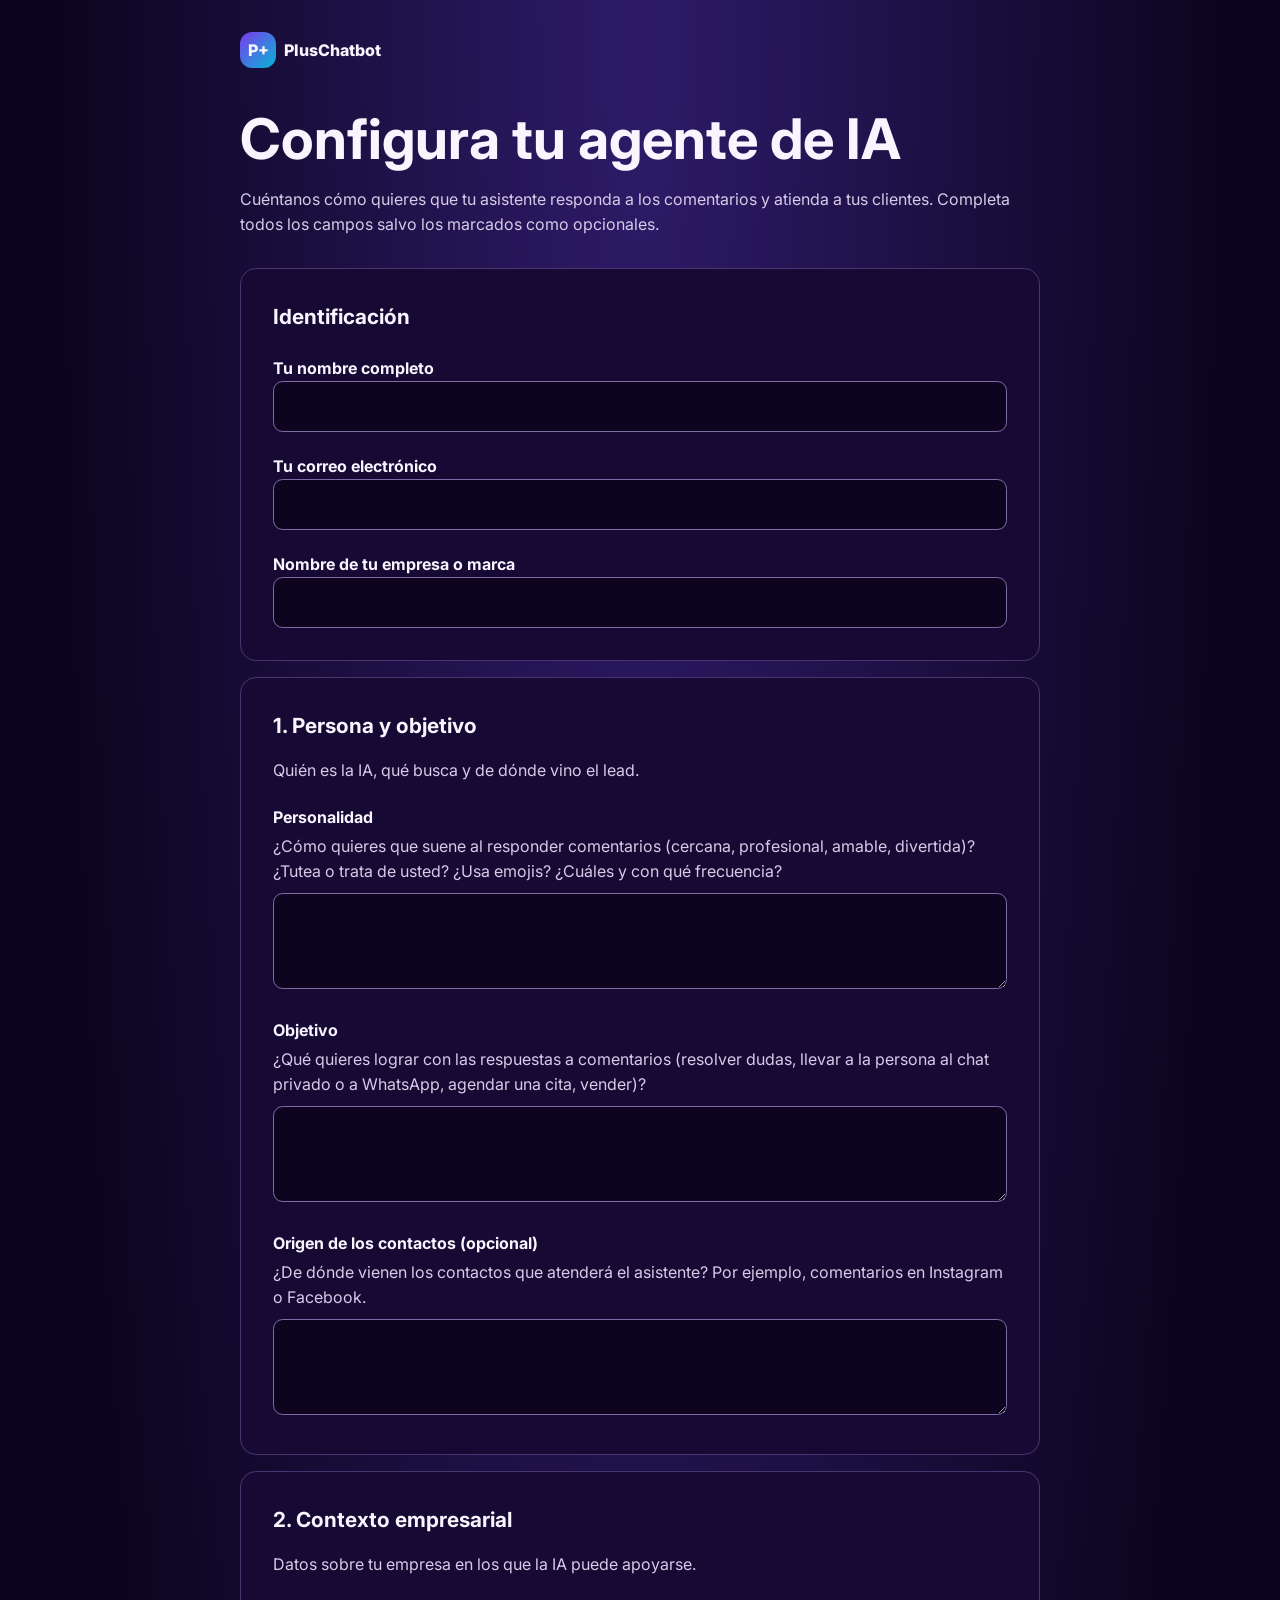
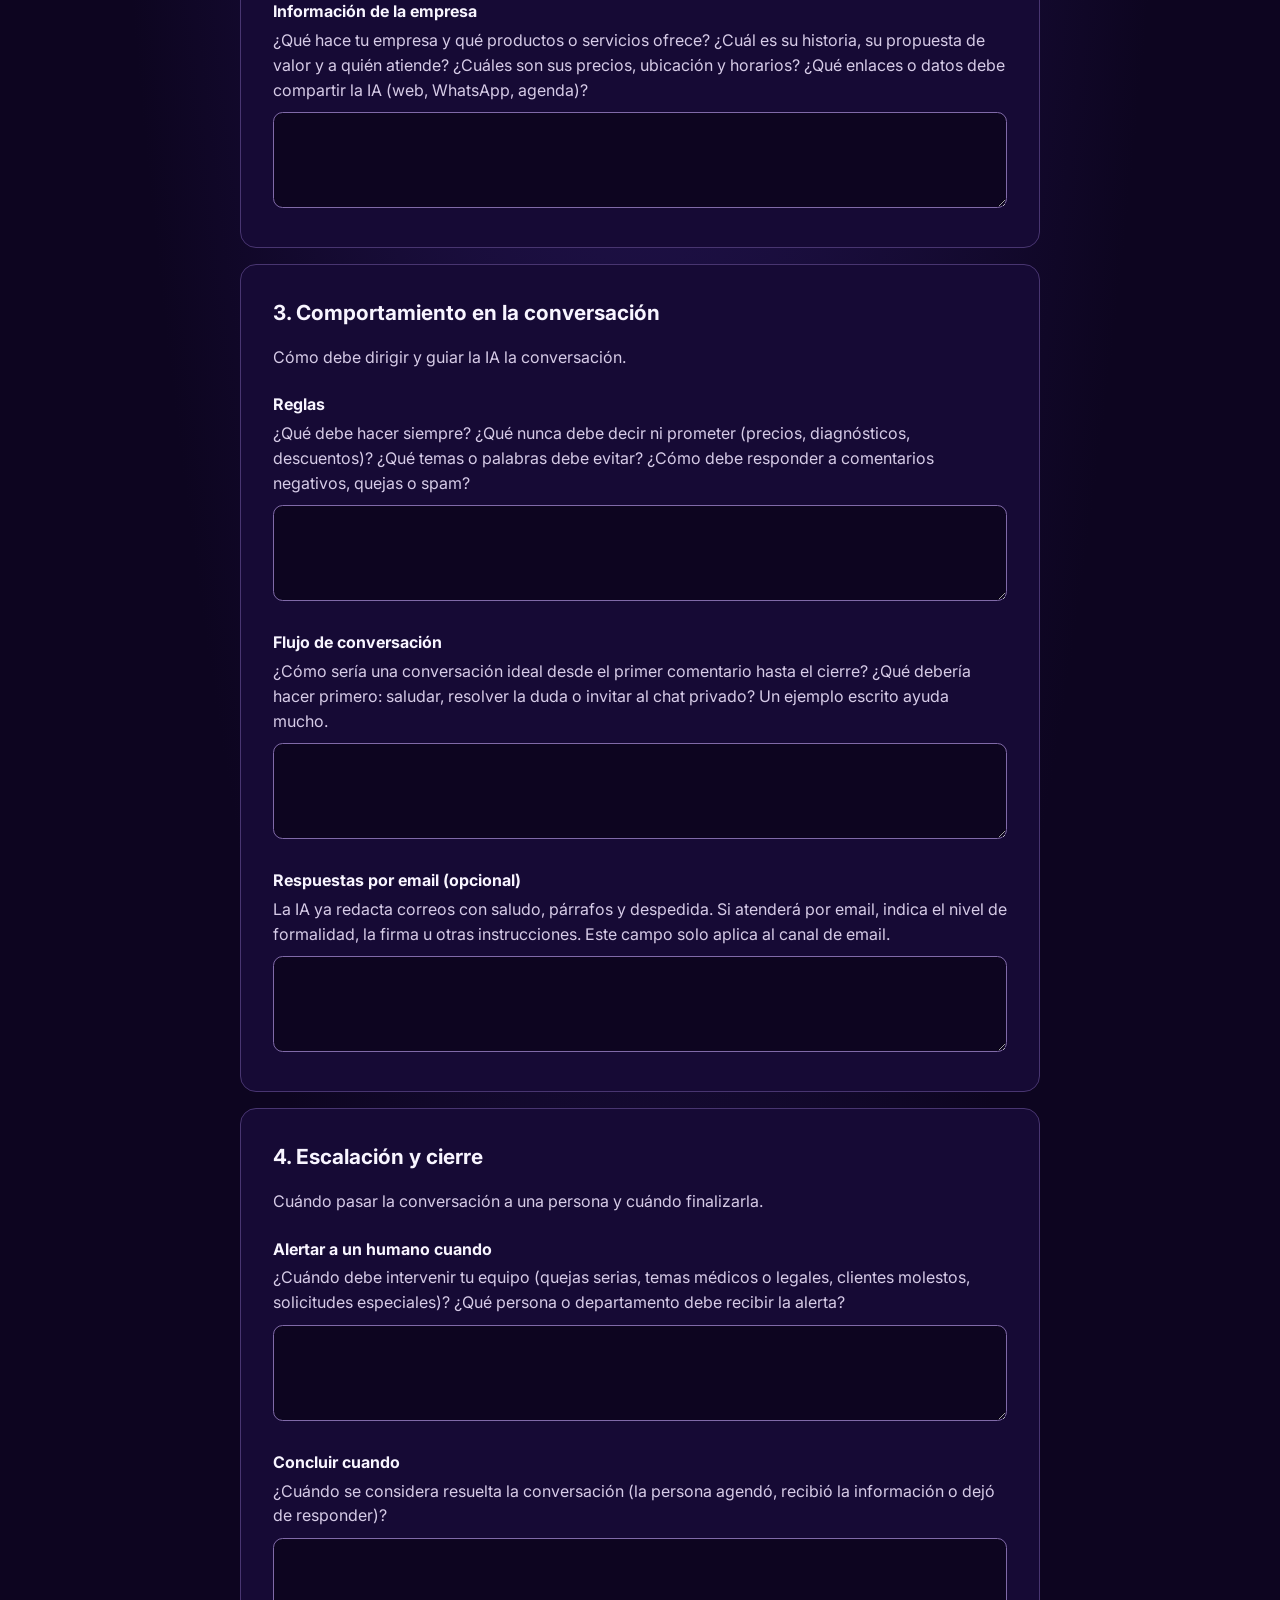
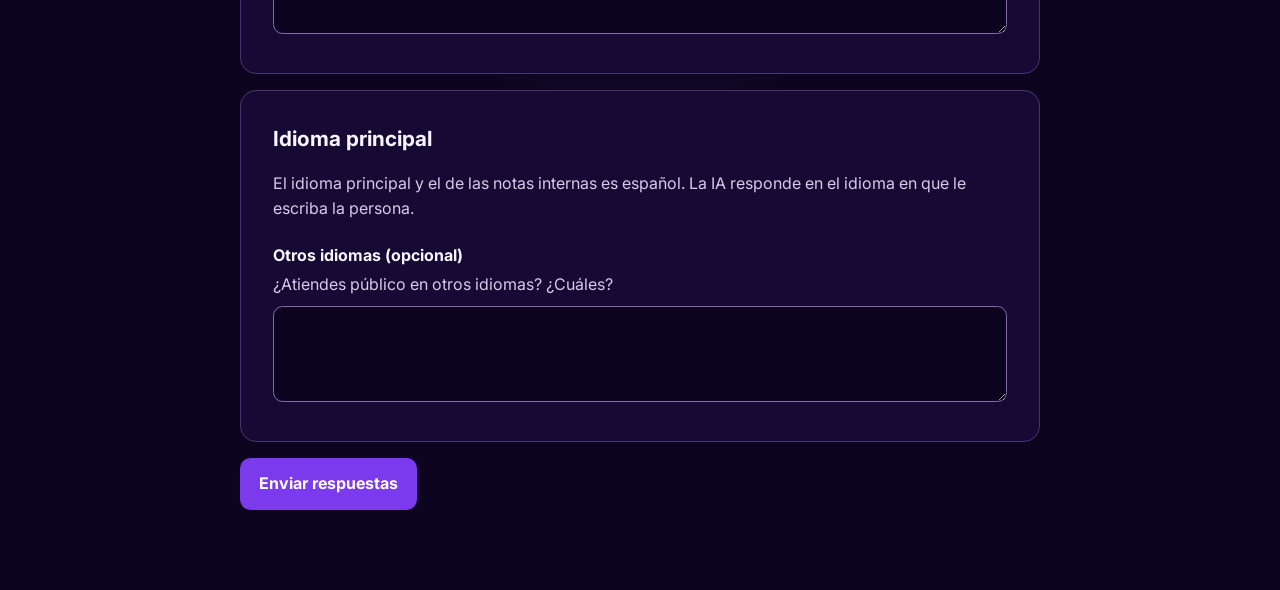
<file: configura-tu-agente/index.html>
<!doctype html>
<html lang="es">
<head>
<meta charset="utf-8">
<meta name="viewport" content="width=device-width, initial-scale=1">
<meta name="robots" content="noindex, nofollow">
<meta name="referrer" content="no-referrer">
<title>Configura tu agente | PlusChatbot</title>
<link href="https://fonts.googleapis.com/css2?family=Inter:wght@400;600;700;800&display=swap" rel="stylesheet">
<style>
* { box-sizing: border-box; }
body { margin: 0; background: radial-gradient(ellipse at top,#2d1b69,#0d0520 36rem); color: #f8f5ff; font: 1rem/1.55 Inter,system-ui,sans-serif; }
main { max-width: 52rem; margin: auto; padding: 2rem 1rem 4rem; }
a { color: inherit; text-decoration: none; font-weight: 800; }
.mark { display: inline-grid; place-items: center; width: 2.25rem; height: 2.25rem; border-radius: .75rem; background: linear-gradient(135deg,#7c3aed,#06b6d4); margin-right: .5rem; }
header { margin: 2.5rem 0 2rem; }
h1 { font-size: clamp(2rem,6vw,3.5rem); line-height: 1.12; margin: 0; }
section { background: #160a35; border: 1px solid #483570; border-radius: 1rem; padding: clamp(1rem,4vw,2rem); margin: 1rem 0; }
h2 { font-size: 1.3rem; margin: 0; }
p, .hint { color: #d6cbe7; }
label { display: block; font-weight: 700; margin-top: 1.4rem; }
.hint { display: block; margin: .25rem 0 .6rem; }
input[type=text], input[type=email], textarea { width: 100%; background: #0d0520; color: inherit; border: 1px solid #806aa8; border-radius: .6rem; padding: .75rem; font: inherit; }
textarea { min-height: 6rem; resize: vertical; }
:focus-visible { outline: 2px solid #67e8f9; outline-offset: 3px; }
button { background: #7c3aed; color: white; border: 0; border-radius: .65rem; padding: .85rem 1.2rem; font: inherit; font-weight: 700; cursor: pointer; }
button:disabled { opacity: .65; cursor: default; }
</style>
</head>
<body>
<main>
<a href="../"><span class="mark" aria-hidden="true">P+</span>PlusChatbot</a>
<header><h1>Configura tu agente de IA</h1><p>Cuéntanos cómo quieres que tu asistente responda a los comentarios y atienda a tus clientes. Completa todos los campos salvo los marcados como opcionales.</p></header>
<noscript><p>Activa JavaScript para enviar el formulario.</p></noscript>
<form hidden>
<section aria-labelledby="identificacion">
<h2 id="identificacion">Identificación</h2>
<label for="nombre_contacto">Tu nombre completo</label>
<input id="nombre_contacto" name="nombre_contacto" type="text" maxlength="120" autocomplete="name" required>
<label for="correo_contacto">Tu correo electrónico</label>
<input id="correo_contacto" name="correo_contacto" type="email" maxlength="254" autocomplete="email" required>
<label for="cliente">Nombre de tu empresa o marca</label>
<input id="cliente" name="cliente" type="text" maxlength="120" autocomplete="organization" required>
</section>
<section aria-labelledby="seccion-0">
<h2 id="seccion-0">1. Persona y objetivo</h2>
<p>Quién es la IA, qué busca y de dónde vino el lead.</p>
<label for="personalidad">Personalidad</label>
<span class="hint" id="personalidad-ayuda">¿Cómo quieres que suene al responder comentarios (cercana, profesional, amable, divertida)? ¿Tutea o trata de usted? ¿Usa emojis? ¿Cuáles y con qué frecuencia?</span>
<textarea id="personalidad" name="personalidad" aria-describedby="personalidad-ayuda" maxlength="6000" required></textarea>
<label for="objetivo">Objetivo</label>
<span class="hint" id="objetivo-ayuda">¿Qué quieres lograr con las respuestas a comentarios (resolver dudas, llevar a la persona al chat privado o a WhatsApp, agendar una cita, vender)?</span>
<textarea id="objetivo" name="objetivo" aria-describedby="objetivo-ayuda" maxlength="6000" required></textarea>
<label for="origen">Origen de los contactos (opcional)</label>
<span class="hint" id="origen-ayuda">¿De dónde vienen los contactos que atenderá el asistente? Por ejemplo, comentarios en Instagram o Facebook.</span>
<textarea id="origen" name="origen" aria-describedby="origen-ayuda" maxlength="6000"></textarea>
</section>
<section aria-labelledby="seccion-1">
<h2 id="seccion-1">2. Contexto empresarial</h2>
<p>Datos sobre tu empresa en los que la IA puede apoyarse.</p>
<label for="empresa">Información de la empresa</label>
<span class="hint" id="empresa-ayuda">¿Qué hace tu empresa y qué productos o servicios ofrece? ¿Cuál es su historia, su propuesta de valor y a quién atiende? ¿Cuáles son sus precios, ubicación y horarios? ¿Qué enlaces o datos debe compartir la IA (web, WhatsApp, agenda)?</span>
<textarea id="empresa" name="empresa" aria-describedby="empresa-ayuda" maxlength="6000" required></textarea>
</section>
<section aria-labelledby="seccion-2">
<h2 id="seccion-2">3. Comportamiento en la conversación</h2>
<p>Cómo debe dirigir y guiar la IA la conversación.</p>
<label for="reglas">Reglas</label>
<span class="hint" id="reglas-ayuda">¿Qué debe hacer siempre? ¿Qué nunca debe decir ni prometer (precios, diagnósticos, descuentos)? ¿Qué temas o palabras debe evitar? ¿Cómo debe responder a comentarios negativos, quejas o spam?</span>
<textarea id="reglas" name="reglas" aria-describedby="reglas-ayuda" maxlength="6000" required></textarea>
<label for="flujo">Flujo de conversación</label>
<span class="hint" id="flujo-ayuda">¿Cómo sería una conversación ideal desde el primer comentario hasta el cierre? ¿Qué debería hacer primero: saludar, resolver la duda o invitar al chat privado? Un ejemplo escrito ayuda mucho.</span>
<textarea id="flujo" name="flujo" aria-describedby="flujo-ayuda" maxlength="6000" required></textarea>
<label for="email">Respuestas por email (opcional)</label>
<span class="hint" id="email-ayuda">La IA ya redacta correos con saludo, párrafos y despedida. Si atenderá por email, indica el nivel de formalidad, la firma u otras instrucciones. Este campo solo aplica al canal de email.</span>
<textarea id="email" name="email" aria-describedby="email-ayuda" maxlength="2000"></textarea>
</section>
<section aria-labelledby="seccion-3">
<h2 id="seccion-3">4. Escalación y cierre</h2>
<p>Cuándo pasar la conversación a una persona y cuándo finalizarla.</p>
<label for="escalacion">Alertar a un humano cuando</label>
<span class="hint" id="escalacion-ayuda">¿Cuándo debe intervenir tu equipo (quejas serias, temas médicos o legales, clientes molestos, solicitudes especiales)? ¿Qué persona o departamento debe recibir la alerta?</span>
<textarea id="escalacion" name="escalacion" aria-describedby="escalacion-ayuda" maxlength="6000" required></textarea>
<label for="cierre">Concluir cuando</label>
<span class="hint" id="cierre-ayuda">¿Cuándo se considera resuelta la conversación (la persona agendó, recibió la información o dejó de responder)?</span>
<textarea id="cierre" name="cierre" aria-describedby="cierre-ayuda" maxlength="6000" required></textarea>
</section>
<section aria-labelledby="seccion-4">
<h2 id="seccion-4">Idioma principal</h2>
<p>El idioma principal y el de las notas internas es español. La IA responde en el idioma en que le escriba la persona.</p>
<label for="idiomas">Otros idiomas (opcional)</label>
<span class="hint" id="idiomas-ayuda">¿Atiendes público en otros idiomas? ¿Cuáles?</span>
<textarea id="idiomas" name="idiomas" aria-describedby="idiomas-ayuda" maxlength="6000"></textarea>
</section>
<div hidden><label for="website">Deja este campo vacío</label><input id="website" name="website" tabindex="-1" autocomplete="off"></div>
<button type="submit">Enviar respuestas</button>
</form>
<p id="estado" role="status"></p>
</main>
<script>
const form = document.querySelector('form');
const statusMessage = document.querySelector('#estado');
const button = form.querySelector('button');

form.hidden = false;

form.addEventListener('submit', async (event) => {
  event.preventDefault();
  if (button.disabled) return;
  button.disabled = true;
  statusMessage.textContent = 'Enviando respuestas…';
  try {
    const payload = new URLSearchParams(new FormData(form));
    const response = await fetch('https://n8n.srv1164464.hstgr.cloud/webhook/pluschatbot-configura-tu-agente', { method: 'POST', body: payload, credentials: 'omit' });
    if (!response.ok || (await response.json()).ok !== true) throw new Error('Envío sin confirmar');
    form.reset();
    form.hidden = true;
    statusMessage.textContent = 'Recibimos tus respuestas. ¡Gracias por completar el formulario!';
    statusMessage.scrollIntoView({ block: 'center' });
  } catch {
    statusMessage.textContent = 'No pudimos confirmar el envío. Revisa tu conexión y vuelve a intentarlo.';
    button.disabled = false;
  }
});
</script>
</body>
</html>
</file>
